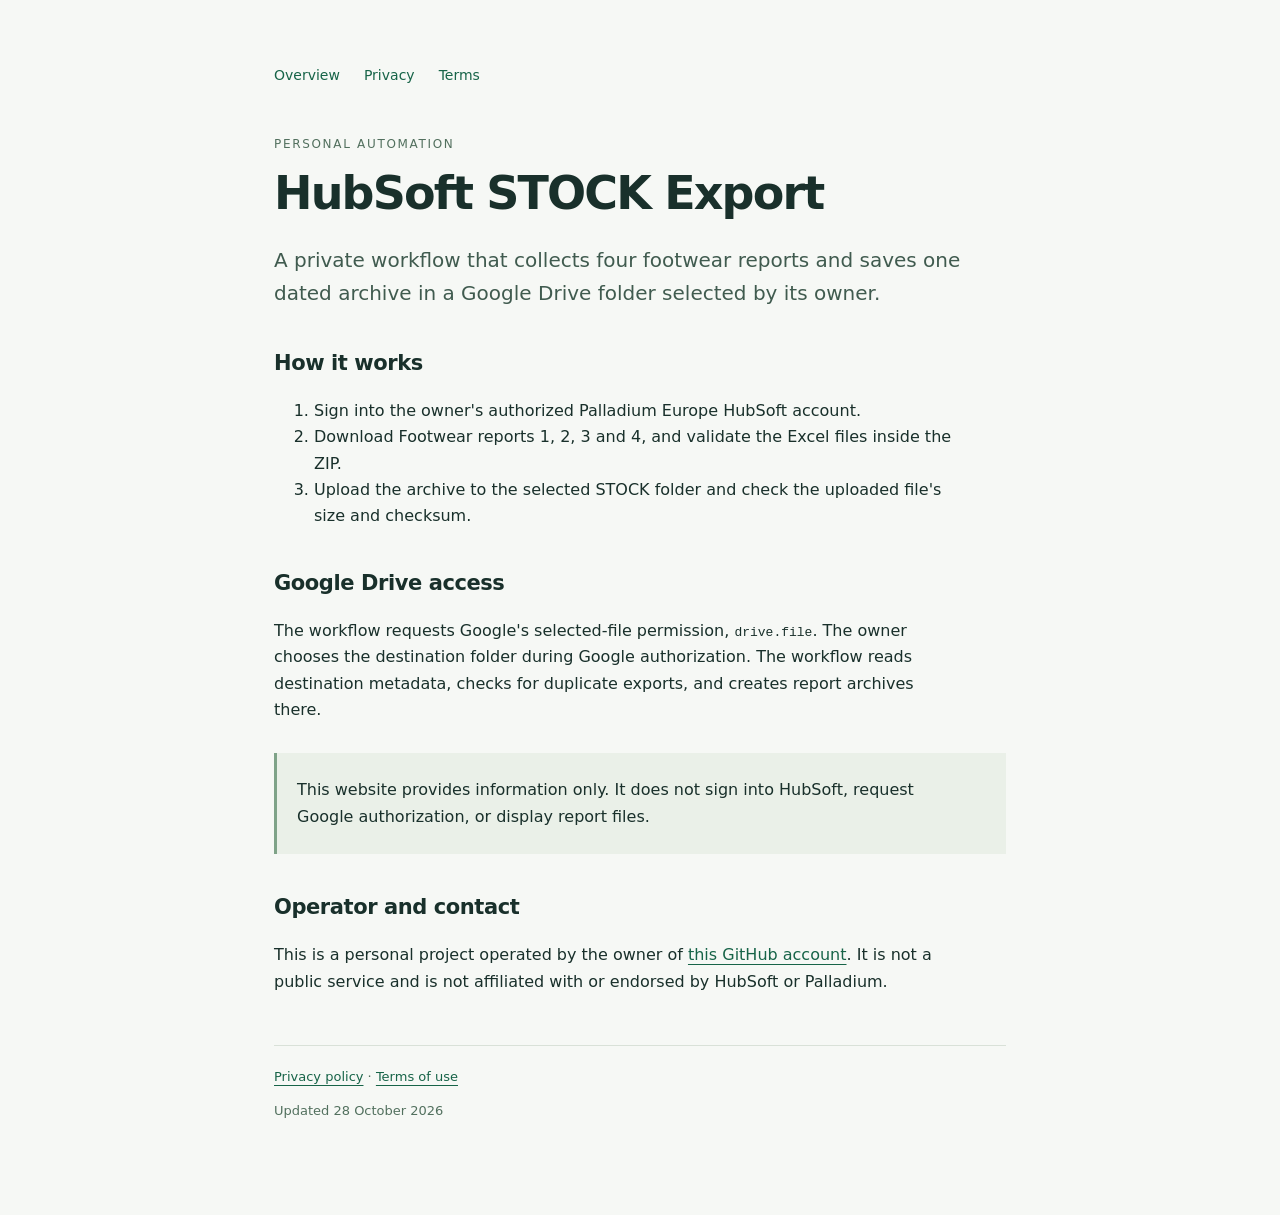
<file: index.html>
<!doctype html><html lang="en"><head><meta charset="utf-8"><meta name="viewport" content="width=device-width,initial-scale=1"><title>HubSoft STOCK Export — Personal automation</title><meta name="description" content="Information and data-use policies for a personal HubSoft report export automation."><link rel="stylesheet" href="style.css"></head><body><main><nav aria-label="Main"><a href="index.html" aria-current="page">Overview</a><a href="privacy.html">Privacy</a><a href="terms.html">Terms</a></nav><p class="eyebrow">Personal automation</p><h1>HubSoft STOCK Export</h1><p class="intro">A private workflow that collects four footwear reports and saves one dated archive in a Google Drive folder selected by its owner.</p><h2>How it works</h2><ol><li>Sign into the owner's authorized Palladium Europe HubSoft account.</li><li>Download Footwear reports 1, 2, 3 and 4, and validate the Excel files inside the ZIP.</li><li>Upload the archive to the selected STOCK folder and check the uploaded file's size and checksum.</li></ol><h2>Google Drive access</h2><p>The workflow requests Google's selected-file permission, <code>drive.file</code>. The owner chooses the destination folder during Google authorization. The workflow reads destination metadata, checks for duplicate exports, and creates report archives there.</p><div class="note"><p>This website provides information only. It does not sign into HubSoft, request Google authorization, or display report files.</p></div><h2>Operator and contact</h2><p>This is a personal project operated by the owner of <a href="https://github.com/dtgtzgg6n6-rgb">this GitHub account</a>. It is not a public service and is not affiliated with or endorsed by HubSoft or Palladium.</p><footer><a href="privacy.html">Privacy policy</a> · <a href="terms.html">Terms of use</a><p>Updated 28 October 2026</p></footer></main></body></html>
</file>
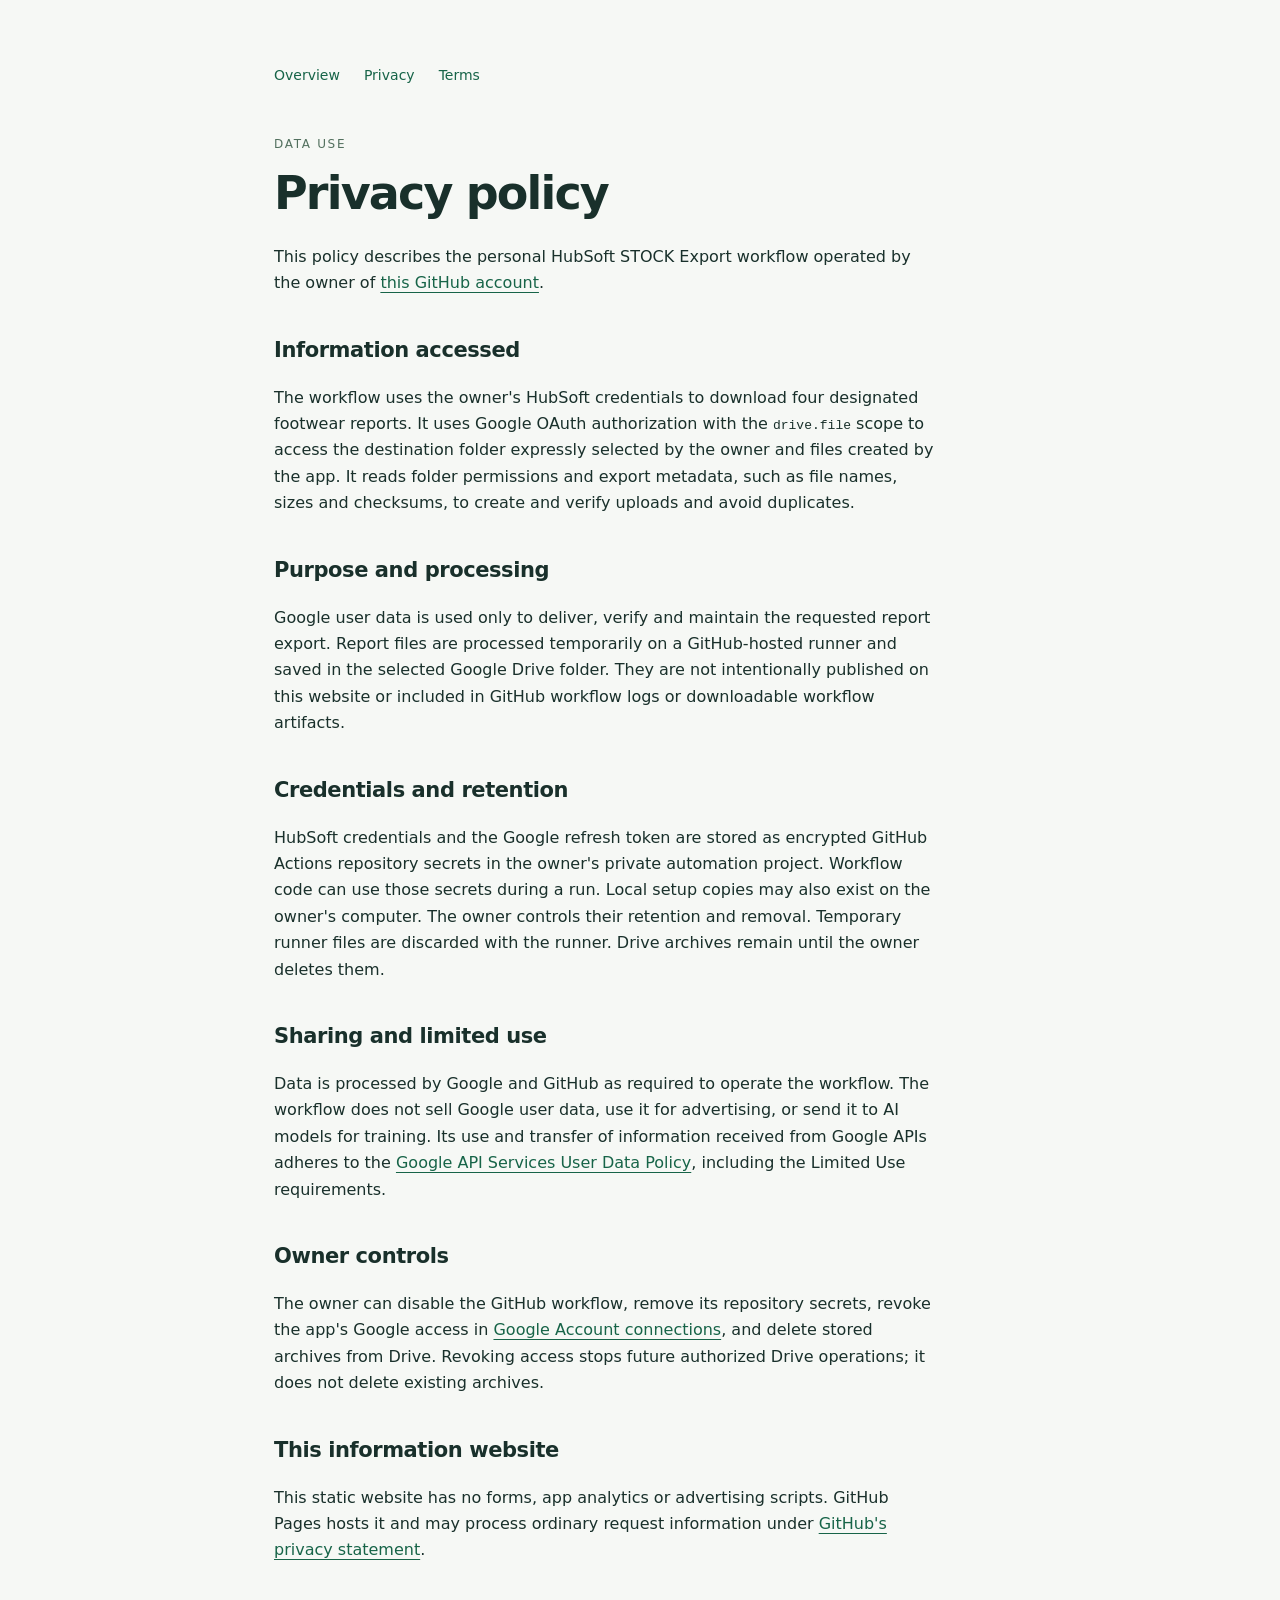
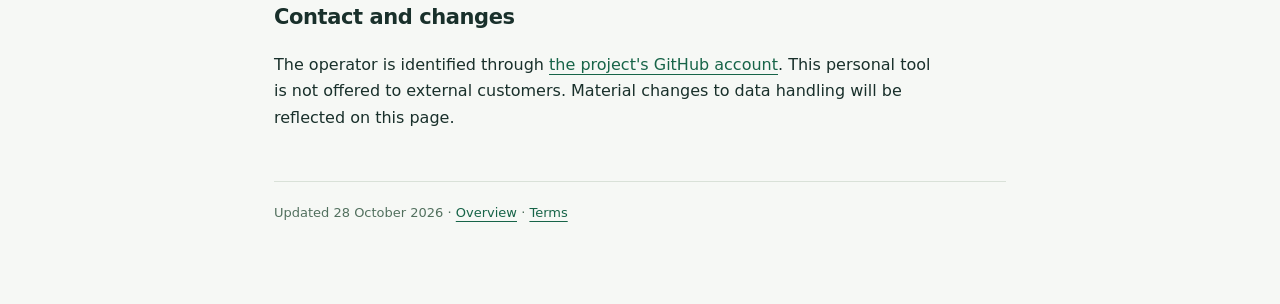
<file: privacy.html>
<!doctype html><html lang="en"><head><meta charset="utf-8"><meta name="viewport" content="width=device-width,initial-scale=1"><title>Privacy — HubSoft STOCK Export</title><link rel="stylesheet" href="style.css"></head><body><main><nav aria-label="Main"><a href="index.html">Overview</a><a href="privacy.html" aria-current="page">Privacy</a><a href="terms.html">Terms</a></nav><p class="eyebrow">Data use</p><h1>Privacy policy</h1><p>This policy describes the personal HubSoft STOCK Export workflow operated by the owner of <a href="https://github.com/dtgtzgg6n6-rgb">this GitHub account</a>.</p><h2>Information accessed</h2><p>The workflow uses the owner's HubSoft credentials to download four designated footwear reports. It uses Google OAuth authorization with the <code>drive.file</code> scope to access the destination folder expressly selected by the owner and files created by the app. It reads folder permissions and export metadata, such as file names, sizes and checksums, to create and verify uploads and avoid duplicates.</p><h2>Purpose and processing</h2><p>Google user data is used only to deliver, verify and maintain the requested report export. Report files are processed temporarily on a GitHub-hosted runner and saved in the selected Google Drive folder. They are not intentionally published on this website or included in GitHub workflow logs or downloadable workflow artifacts.</p><h2>Credentials and retention</h2><p>HubSoft credentials and the Google refresh token are stored as encrypted GitHub Actions repository secrets in the owner's private automation project. Workflow code can use those secrets during a run. Local setup copies may also exist on the owner's computer. The owner controls their retention and removal. Temporary runner files are discarded with the runner. Drive archives remain until the owner deletes them.</p><h2>Sharing and limited use</h2><p>Data is processed by Google and GitHub as required to operate the workflow. The workflow does not sell Google user data, use it for advertising, or send it to AI models for training. Its use and transfer of information received from Google APIs adheres to the <a href="https://developers.google.com/terms/api-services-user-data-policy">Google API Services User Data Policy</a>, including the Limited Use requirements.</p><h2>Owner controls</h2><p>The owner can disable the GitHub workflow, remove its repository secrets, revoke the app's Google access in <a href="https://myaccount.google.com/connections">Google Account connections</a>, and delete stored archives from Drive. Revoking access stops future authorized Drive operations; it does not delete existing archives.</p><h2>This information website</h2><p>This static website has no forms, app analytics or advertising scripts. GitHub Pages hosts it and may process ordinary request information under <a href="https://docs.github.com/en/site-policy/privacy-policies/github-general-privacy-statement">GitHub's privacy statement</a>.</p><h2>Contact and changes</h2><p>The operator is identified through <a href="https://github.com/dtgtzgg6n6-rgb">the project's GitHub account</a>. This personal tool is not offered to external customers. Material changes to data handling will be reflected on this page.</p><footer>Updated 28 October 2026 · <a href="index.html">Overview</a> · <a href="terms.html">Terms</a></footer></main></body></html>
</file>
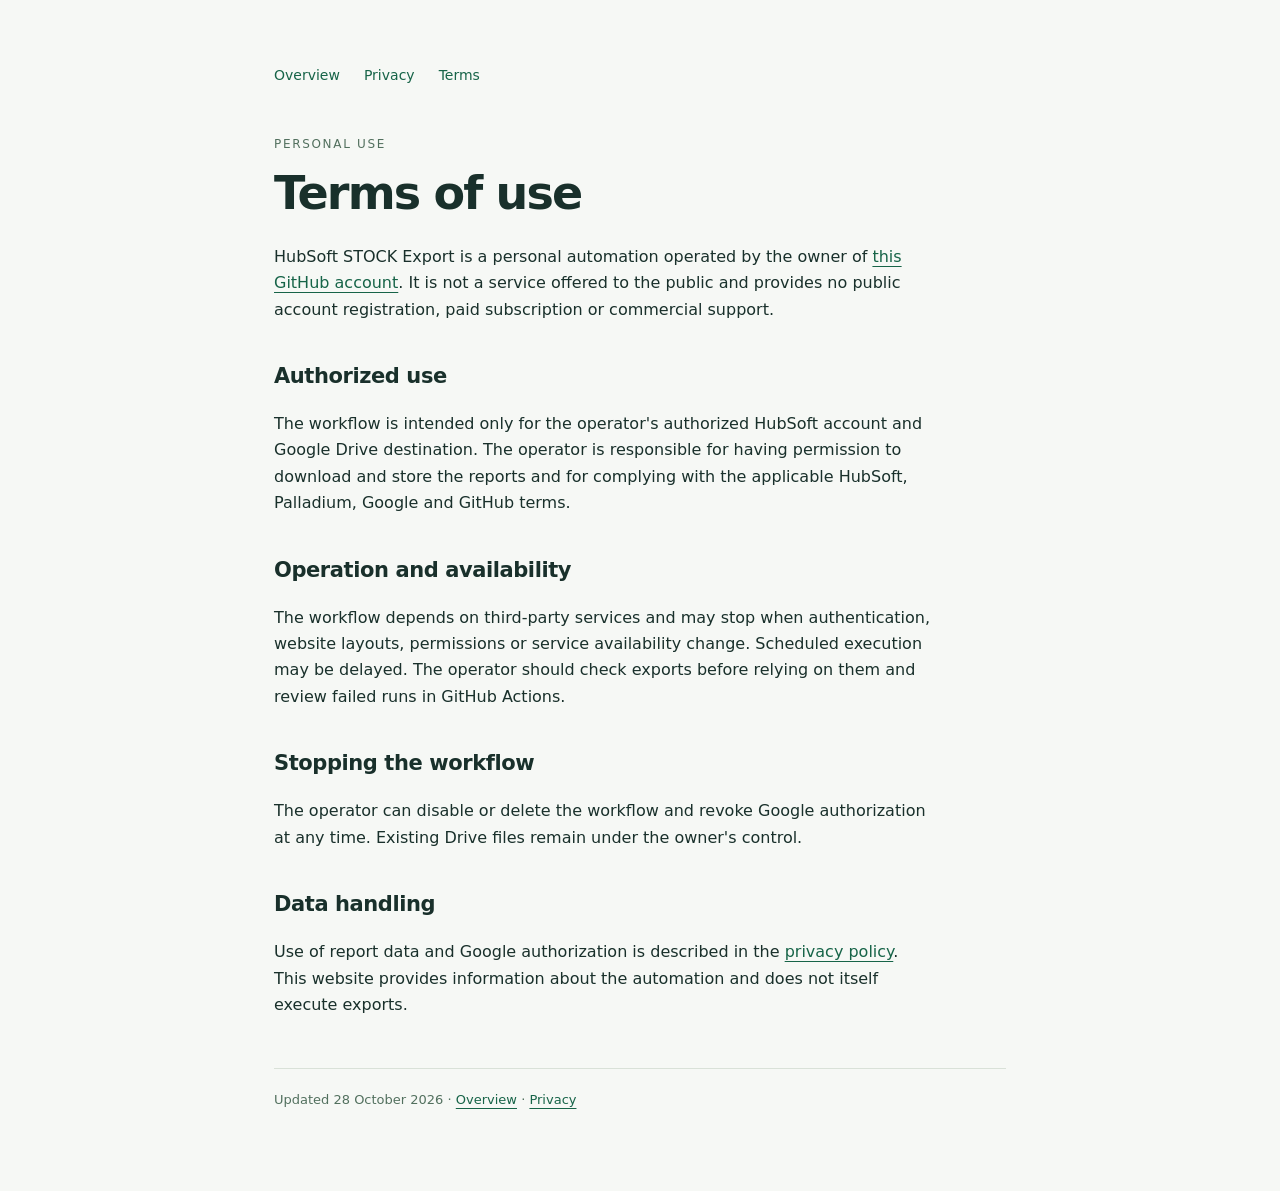
<file: terms.html>
<!doctype html><html lang="en"><head><meta charset="utf-8"><meta name="viewport" content="width=device-width,initial-scale=1"><title>Terms — HubSoft STOCK Export</title><link rel="stylesheet" href="style.css"></head><body><main><nav aria-label="Main"><a href="index.html">Overview</a><a href="privacy.html">Privacy</a><a href="terms.html" aria-current="page">Terms</a></nav><p class="eyebrow">Personal use</p><h1>Terms of use</h1><p>HubSoft STOCK Export is a personal automation operated by the owner of <a href="https://github.com/dtgtzgg6n6-rgb">this GitHub account</a>. It is not a service offered to the public and provides no public account registration, paid subscription or commercial support.</p><h2>Authorized use</h2><p>The workflow is intended only for the operator's authorized HubSoft account and Google Drive destination. The operator is responsible for having permission to download and store the reports and for complying with the applicable HubSoft, Palladium, Google and GitHub terms.</p><h2>Operation and availability</h2><p>The workflow depends on third-party services and may stop when authentication, website layouts, permissions or service availability change. Scheduled execution may be delayed. The operator should check exports before relying on them and review failed runs in GitHub Actions.</p><h2>Stopping the workflow</h2><p>The operator can disable or delete the workflow and revoke Google authorization at any time. Existing Drive files remain under the owner's control.</p><h2>Data handling</h2><p>Use of report data and Google authorization is described in the <a href="privacy.html">privacy policy</a>. This website provides information about the automation and does not itself execute exports.</p><footer>Updated 28 October 2026 · <a href="index.html">Overview</a> · <a href="privacy.html">Privacy</a></footer></main></body></html>
</file>
<file: style.css>
:root{font-family:system-ui,-apple-system,BlinkMacSystemFont,"Segoe UI",sans-serif;color:#19302b;background:#f6f8f5;line-height:1.65}*{box-sizing:border-box}body{margin:0}main{max-width:780px;margin:auto;padding:64px 24px 80px}nav{display:flex;gap:24px;flex-wrap:wrap;margin-bottom:48px}a{color:#176448;text-underline-offset:4px}nav a{text-decoration:none;font-size:14px}h1{font-size:clamp(32px,6vw,46px);letter-spacing:-.04em;line-height:1.15;margin:12px 0 24px}h2{font-size:21px;letter-spacing:-.02em;margin-top:36px}p,li{max-width:65ch}.eyebrow{font-size:12px;text-transform:uppercase;letter-spacing:.14em;color:#52705e}.intro{font-size:20px;color:#405b4f}.note{border-left:3px solid #7fa388;padding:8px 20px;margin:30px 0;background:#eaf0e8}footer{margin-top:50px;padding-top:20px;border-top:1px solid #d9e1d8;font-size:13px;color:#52705e}
</file>
